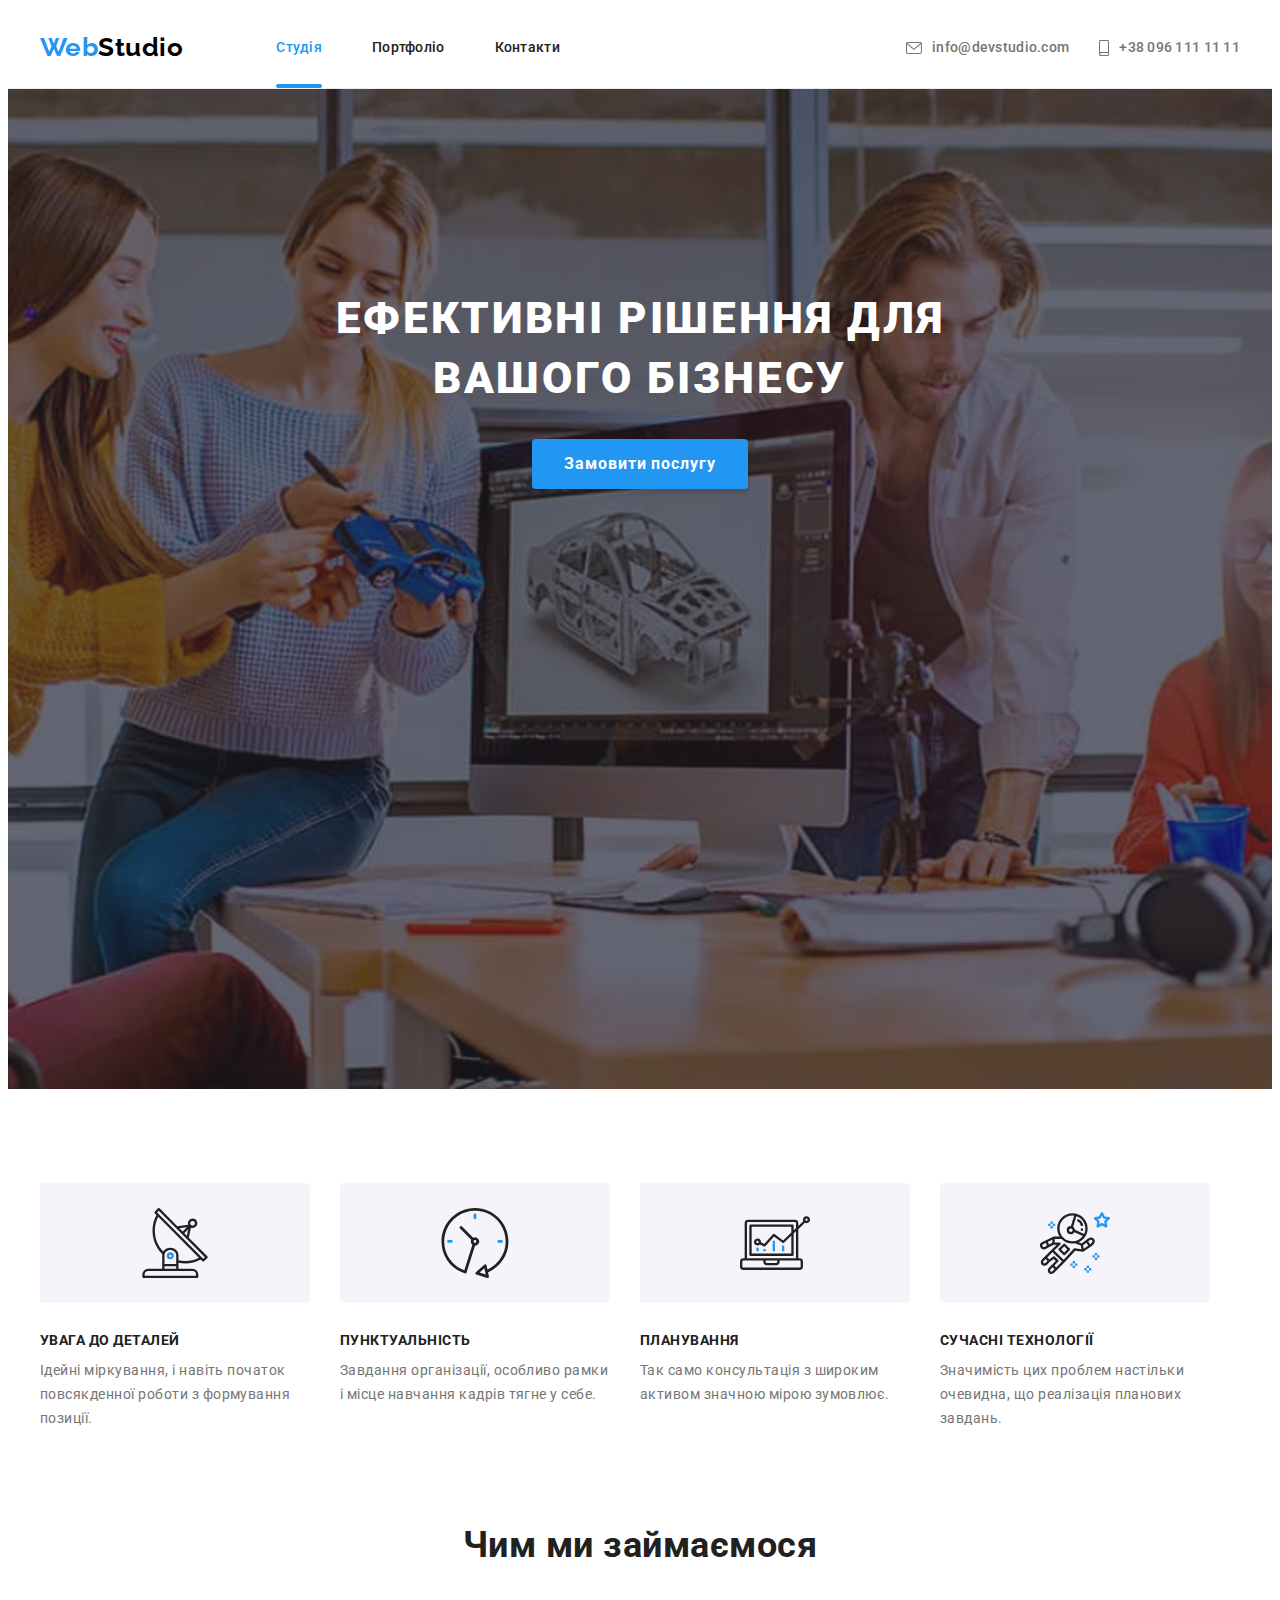
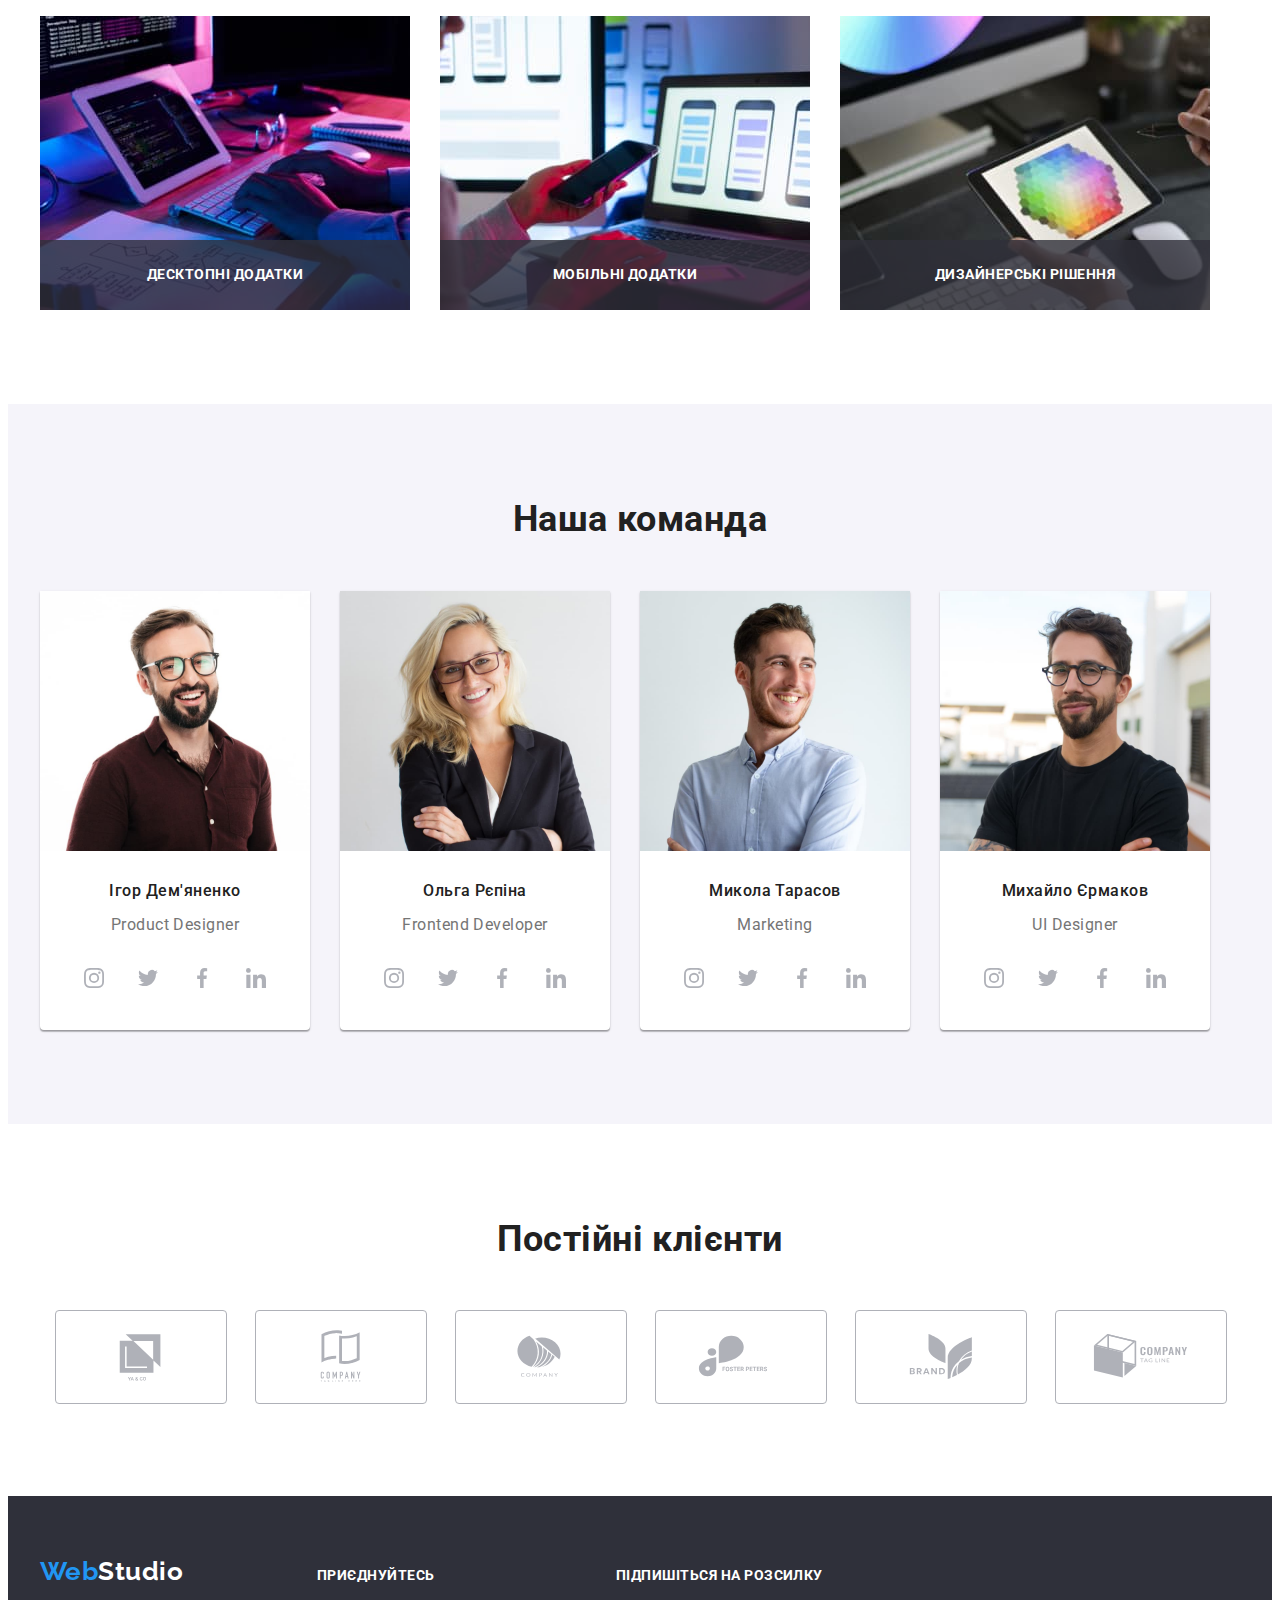
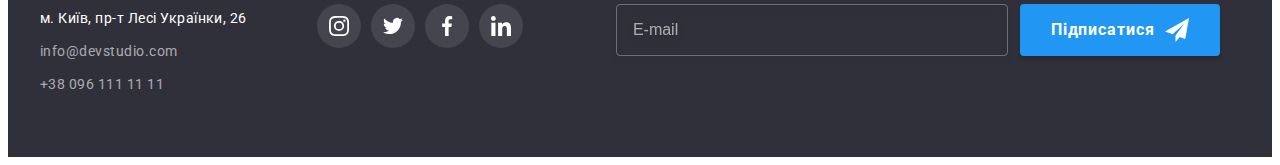
<file: index.html>
<!DOCTYPE html>
<html lang="uk">
  <head>
    <meta charset="UTF-8" />
    <meta http-equiv="X-UA-Compatible" content="IE=edge" />
    <meta name="viewport" content="width=device-width, initial-scale=1.0" />
    <title>Студія</title>
    <link rel="preconnect" href="https://fonts.googleapis.com" />
    <link rel="preconnect" href="https://fonts.gstatic.com" crossorigin />
    <link
      href="https://fonts.googleapis.com/css2?family=Raleway:wght@700&family=Roboto:wght@400;500;700;900&display=swap"
      rel="stylesheet"
    />
    <link
      rel="stylesheet"
      href="https://cdnjs.cloudflare.com/ajax/libs/modern-normalize/1.1.0/modern-normalize.min.css"
      integrity="sha512-wpPYUAdjBVSE4KJnH1VR1HeZfpl1ub8YT/NKx4PuQ5NmX2tKuGu6U/JRp5y+Y8XG2tV+wKQpNHVUX03MfMFn9Q=="
      crossorigin="anonymous"
      referrerpolicy="no-referrer"
    />
    <link rel="stylesheet" href="./css/styles.css" />
  </head>
  <body>
    <!-- Шапка сайта -->
    <header class="header">
      <div class="container main-nav">
        <nav class="header-nav">
          <a href="/" class="logo"><span>Web</span>Studio</a>
          <ul class="nav-list list">
            <li class="item">
              <a href="./index.html" class="link current">Студія</a>
            </li>
            <li class="item">
              <a href="./portfolio.html" class="link">Портфоліо</a>
            </li>
            <li class="item"><a href="#" class="link">Контакти</a></li>
          </ul>
        </nav>
        <ul class="header-contacts list">
          <li class="contacts-item">
            <a href="mailto:info@devstudio.com" class="link">
              <svg class="contacts-icon" width="16" height="12">
                <use href="./images/icons.svg#envelope"></use>
              </svg>
              info@devstudio.com</a
            >
          </li>
          <li class="contacts-item">
            <a href="tel:+380961111111" class="link">
              <svg class="contacts-icon" width="10" height="16">
                <use href="./images/icons.svg#smartphone"></use>
              </svg>
              +38 096 111 11 11</a
            >
          </li>
        </ul>
      </div>
    </header>

    <main>
      <!-- Герой -->
      <section class="hero">
        <div class="container">
          <h1 class="hero-title">
            Ефективні рішення для<br />
            вашого бізнесу
          </h1>
          <button data-modal-open class="hero-button button" type="button">Замовити послугу</button>
        </div>
      </section>
      <!-- Особливості -->
      <section class="feature section">
        <div class="container">
          <h2 class="visually-hidden">Особливості</h2>
          <ul class="feature-list list">
            <li class="feature-item">
              <div class="feature-icon">
                <svg class="feature-icon-antenna">
                  <use href="./images/icons.svg#antenna"></use>
                </svg>
              </div>
              <h3 class="title">УВАГА ДО ДЕТАЛЕЙ</h3>
              <p class="text">
                Ідейні міркування, і навіть початок повсякденної роботи з формування позиції.
              </p>
            </li>
            <li class="feature-item">
              <div class="feature-icon">
                <svg class="feature-icon-clock">
                  <use href="./images/icons.svg#clock"></use>
                </svg>
              </div>
              <h3 class="title">ПУНКТУАЛЬНІСТЬ</h3>
              <p class="text">
                Завдання організації, особливо рамки і місце навчання кадрів тягне у себе.
              </p>
            </li>
            <li class="feature-item">
              <div class="feature-icon">
                <svg class="feature-icon-diagram">
                  <use href="./images/icons.svg#diagram"></use>
                </svg>
              </div>
              <h3 class="title">ПЛАНУВАННЯ</h3>
              <p class="text">Так само консультація з широким активом значною мірою зумовлює.</p>
            </li>
            <li class="feature-item">
              <div class="feature-icon">
                <svg class="feature-icon-astronaut">
                  <use href="./images/icons.svg#astronaut"></use>
                </svg>
              </div>
              <h3 class="title">СУЧАСНІ ТЕХНОЛОГІЇ</h3>
              <p class="text">
                Значимість цих проблем настільки очевидна, що реалізація планових завдань.
              </p>
            </li>
          </ul>
        </div>
      </section>

      <!-- Чим ми займаємося -->
      <section class="examples section">
        <div class="container">
          <h2 class="section-title">Чим ми займаємося</h2>
          <ul class="examples-list list">
            <li class="examples-item">
              <img src="./images/desktop.jpg" alt="десктопні додатки" width="370" />
              <div class="product-name">
                <h3 class="product-title title">Десктопні додатки</h3>
              </div>
            </li>
            <li class="examples-item">
              <img src="./images/mobile.jpg" alt="мобільні додатки" width="370" />
              <div class="product-name">
                <h3 class="product-title title">Мобільні додатки</h3>
              </div>
            </li>
            <li class="examples-item">
              <img src="./images/design.jpg" alt="дизайнерські рішення" width="370" />
              <div class="product-name">
                <h3 class="product-title title">Дизайнерські рішення</h3>
              </div>
            </li>
          </ul>
        </div>
      </section>

      <!-- Наша команда -->
      <section class="teams section">
        <div class="container">
          <h2 class="section-title">Наша команда</h2>
          <ul class="teams-list list">
            <li class="teams-item">
              <img src="./images/designer.jpg" alt="Дизайнер продукту" width="270" />
              <div class="teams-content">
                <h3 class="title">Ігор Дем'яненко</h3>
                <p lang="en" class="text">Product Designer</p>
                <ul class="teams-soc-list list">
                  <li class="teams-soc-item">
                    <a class="teams-soc-link" href="#">
                      <svg class="teams-soc-icon" width="20" height="20">
                        <use href="./images/icons.svg#instagram"></use>
                      </svg>
                    </a>
                  </li>

                  <li class="teams-soc-item">
                    <a class="teams-soc-link" href="#">
                      <svg class="teams-soc-icon" width="20" height="20">
                        <use href="./images/icons.svg#twitter"></use>
                      </svg>
                    </a>
                  </li>

                  <li class="teams-soc-item">
                    <a class="teams-soc-link" href="#">
                      <svg class="teams-soc-icon" width="20" height="20">
                        <use href="./images/icons.svg#facebook"></use>
                      </svg>
                    </a>
                  </li>

                  <li class="teams-soc-item">
                    <a class="teams-soc-link" href="#">
                      <svg class="teams-soc-icon" width="20" height="20">
                        <use href="./images/icons.svg#linkedin"></use>
                      </svg>
                    </a>
                  </li>
                </ul>
              </div>
            </li>

            <li class="teams-item">
              <img src="./images/frontend.jpg" alt="Розробник інтерфейсу" width="270" />
              <div class="teams-content">
                <h3 class="title">Ольга Рєпіна</h3>
                <p lang="en" class="text">Frontend Developer</p>
                <ul class="teams-soc-list list">
                  <li class="teams-soc-item">
                    <a class="teams-soc-link" href="#">
                      <svg class="teams-soc-icon" width="20" height="20">
                        <use href="./images/icons.svg#instagram"></use>
                      </svg>
                    </a>
                  </li>

                  <li class="teams-soc-item">
                    <a class="teams-soc-link" href="#">
                      <svg class="teams-soc-icon" width="20" height="20">
                        <use href="./images/icons.svg#twitter"></use>
                      </svg>
                    </a>
                  </li>

                  <li class="teams-soc-item">
                    <a class="teams-soc-link" href="#">
                      <svg class="teams-soc-icon" width="20" height="20">
                        <use href="./images/icons.svg#facebook"></use>
                      </svg>
                    </a>
                  </li>

                  <li class="teams-soc-item">
                    <a class="teams-soc-link" href="#">
                      <svg class="teams-soc-icon" width="20" height="20">
                        <use href="./images/icons.svg#linkedin"></use>
                      </svg>
                    </a>
                  </li>
                </ul>
              </div>
            </li>

            <li class="teams-item">
              <img src="./images/marketing.jpg" alt="Маркетолог" width="270" />
              <div class="teams-content">
                <h3 class="title">Микола Тарасов</h3>
                <p lang="en" class="text">Marketing</p>
                <ul class="teams-soc-list list">
                  <li class="teams-soc-item">
                    <a class="teams-soc-link" href="#">
                      <svg class="teams-soc-icon" width="20" height="20">
                        <use href="./images/icons.svg#instagram"></use>
                      </svg>
                    </a>
                  </li>

                  <li class="teams-soc-item">
                    <a class="teams-soc-link" href="#">
                      <svg class="teams-soc-icon" width="20" height="20">
                        <use href="./images/icons.svg#twitter"></use>
                      </svg>
                    </a>
                  </li>

                  <li class="teams-soc-item">
                    <a class="teams-soc-link" href="#">
                      <svg class="teams-soc-icon" width="20" height="20">
                        <use href="./images/icons.svg#facebook"></use>
                      </svg>
                    </a>
                  </li>

                  <li class="teams-soc-item">
                    <a class="teams-soc-link" href="#">
                      <svg class="teams-soc-icon" width="20" height="20">
                        <use href="./images/icons.svg#linkedin"></use>
                      </svg>
                    </a>
                  </li>
                </ul>
              </div>
            </li>

            <li class="teams-item">
              <img src="./images/ui.jpg" alt="Дизайнер інтерфейсу" width="270" />
              <div class="teams-content">
                <h3 class="title">Михайло Єрмаков</h3>
                <p lang="en" class="text">UI Designer</p>
                <ul class="teams-soc-list list">
                  <li class="teams-soc-item">
                    <a class="teams-soc-link" href="#">
                      <svg class="teams-soc-icon" width="20" height="20">
                        <use href="./images/icons.svg#instagram"></use>
                      </svg>
                    </a>
                  </li>

                  <li class="teams-soc-item">
                    <a class="teams-soc-link" href="#">
                      <svg class="teams-soc-icon" width="20" height="20">
                        <use href="./images/icons.svg#twitter"></use>
                      </svg>
                    </a>
                  </li>

                  <li class="teams-soc-item">
                    <a class="teams-soc-link" href="#">
                      <svg class="teams-soc-icon" width="20" height="20">
                        <use href="./images/icons.svg#facebook"></use>
                      </svg>
                    </a>
                  </li>

                  <li class="teams-soc-item">
                    <a class="teams-soc-link" href="#">
                      <svg class="teams-soc-icon" width="20" height="20">
                        <use href="./images/icons.svg#linkedin"></use>
                      </svg>
                    </a>
                  </li>
                </ul>
              </div>
            </li>
          </ul>
        </div>
      </section>

      <!-- Постійні клієнти -->
      <section class="client section">
        <div class="container">
          <h2 class="client-title section-title">Постійні клієнти</h2>
          <ul class="client-list list">
            <li class="client-item">
              <a href="#" class="client-link"
                ><svg class="client-icon" width="106" height="60">
                  <use href="./images/icons.svg#logo-1"></use></svg
              ></a>
            </li>

            <li class="client-item">
              <a href="#" class="client-link"
                ><svg class="client-icon" width="106" height="60">
                  <use href="./images/icons.svg#logo-2"></use></svg
              ></a>
            </li>

            <li class="client-item">
              <a href="#" class="client-link"
                ><svg class="client-icon" width="106" height="60">
                  <use href="./images/icons.svg#logo-3"></use></svg
              ></a>
            </li>

            <li class="client-item">
              <a href="#" class="client-link"
                ><svg class="client-icon" width="106" height="60">
                  <use href="./images/icons.svg#logo-4"></use></svg
              ></a>
            </li>

            <li class="client-item">
              <a href="#" class="client-link"
                ><svg class="client-icon" width="106" height="60">
                  <use href="./images/icons.svg#logo-5"></use></svg
              ></a>
            </li>

            <li class="client-item">
              <a href="#" class="client-link"
                ><svg class="client-icon" width="106" height="60">
                  <use href="./images/icons.svg#logo-6"></use></svg
              ></a>
            </li>
          </ul>
        </div>
      </section>
    </main>

    <!-- Футер -->
    <footer class="footer">
      <div class="footer-container container">
        <div class="footer-box">
          <a href="/" class="logo"><span>Web</span>Studio</a>
          <address class="footer-address">
            <ul class="footer-list list">
              <li class="footer-item">
                <a href="https://goo.gl/maps/1QhM3WFyMhCo5uu47" class="link address">
                  м. Київ, пр-т Лесі Українки, 26
                </a>
              </li>
              <li class="footer-item">
                <a href="mailto:info@devstudio.com" class="link"> info@devstudio.com </a>
              </li>
              <li class="footer-item phone">
                <a href="tel:+380961111111" class="link"> +38 096 111 11 11 </a>
              </li>
            </ul>
          </address>
        </div>

        <div class="footer-wrap">
          <p class="footer-text">приєднуйтесь</p>
          <ul class="footer-soc-list list">
            <li class="footer-soc-item">
              <a href="#" class="footer-soc-link">
                <svg class="footer-soc-icon" width="20" height="20">
                  <use href="./images/icons.svg#instagram"></use>
                </svg>
              </a>
            </li>
            <li class="footer-soc-item">
              <a href="#" class="footer-soc-link">
                <svg class="footer-soc-icon" width="20" height="20">
                  <use href="./images/icons.svg#twitter"></use>
                </svg>
              </a>
            </li>
            <li class="footer-soc-item">
              <a href="#" class="footer-soc-link">
                <svg class="footer-soc-icon" width="20" height="20">
                  <use href="./images/icons.svg#facebook"></use>
                </svg>
              </a>
            </li>
            <li class="footer-soc-item">
              <a href="#" class="footer-soc-link">
                <svg class="footer-soc-icon" width="20" height="20">
                  <use href="./images/icons.svg#linkedin"></use>
                </svg>
              </a>
            </li>
          </ul>
        </div>

        <div class="footer-push">
          <p class="footer-title-push">Підпишіться на розсилку</p>
          <form class="footer-form">
            <label class="footer-label">
              <input class="footer-input" type="email" name="email" placeholder="E-mail" />
            </label>
            <button class="footer-push-btn button" type="submit">
              Підписатися
              <svg class="push-icon" width="24" height="24">
                <use href="./images/icons.svg#send"></use>
              </svg>
            </button>
          </form>
        </div>
      </div>
    </footer>

    <!-- Модальне вікно -->
    <div class="backdrop is-hidden" data-modal>
      <div class="modal">
        <button data-modal-close class="close-button" type="button">
          <svg class="close-icon" width="11" height="11">
            <use href="./images/icons.svg#vector"></use>
          </svg>
        </button>
        <p class="modal-title">Залиште свої дані, ми вам передзвонимо</p>
        <form class="modal-form" autocomplete="on">
          <label class="modal-label">
            <span class="modal-text">Ім'я</span>
            <span class="modal-wrapper">
              <input type="text" class="modal-input" name="username" required />
              <svg class="modal-icon" width="18" height="18">
                <use href="./images/icons.svg#person"></use>
              </svg>
            </span>
          </label>
          <label class="modal-label">
            <span class="modal-text">Телефон</span>
            <span class="modal-wrapper">
              <input type="tel" class="modal-input" name="phone_number" required />
              <svg class="modal-icon" width="18" height="18">
                <use href="./images/icons.svg#phone"></use>
              </svg>
            </span>
          </label>
          <label class="modal-label">
            <span class="modal-text">Пошта</span>
            <span class="modal-wrapper">
              <input type="email" class="modal-input" name="email" required />
              <svg class="modal-icon" width="18" height="18">
                <use href="./images/icons.svg#email"></use>
              </svg>
            </span>
          </label>
          <label class="modal-label">
            <span class="modal-text">Коментар</span>
            <textarea name="comment" class="modal-comment" placeholder="Введіть текст"></textarea>
          </label>

          <label class="modal-checkbox">
            <input class="checkbox visually-hidden" type="checkbox" name="agreement" />
            <svg class="checkbox-icon" width="16" height="15">
              <use href="./images/icons.svg#check"></use>
            </svg>
            <span class="checkbox-text">Погоджуюся з розсилкою та приймаю</span>
            <a href="#" class="checkbox-link">Умови договору</a>
          </label>
          <button type="submit" class="send-button button">Відправити</button>
        </form>
      </div>
    </div>

    <script src="./js/modal.js"></script>
  </body>
</html>
</file>
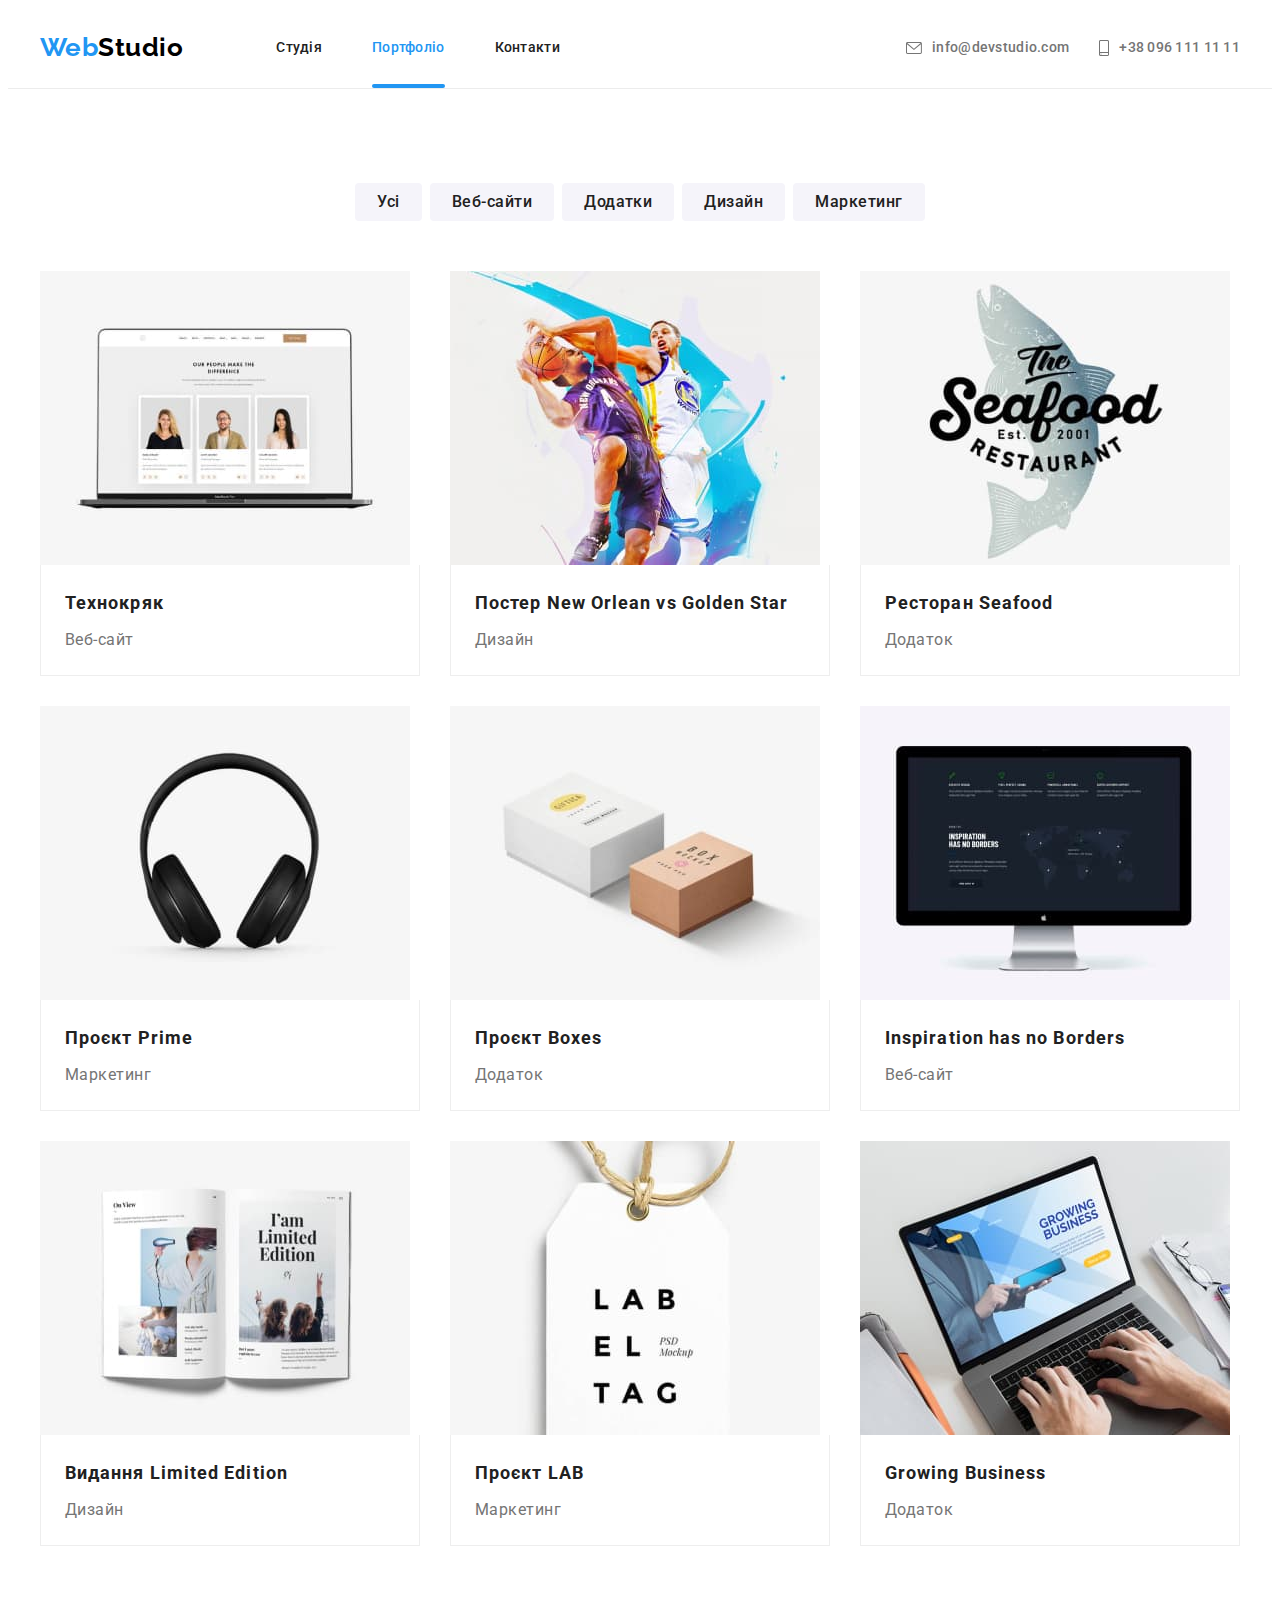
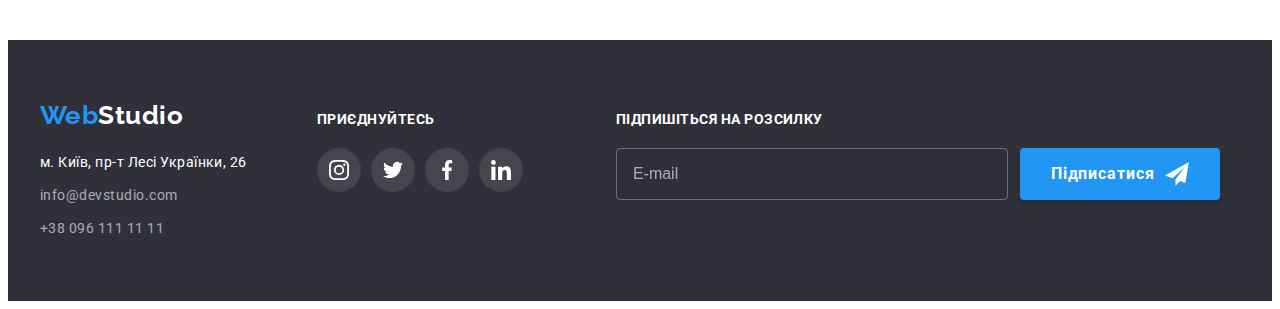
<file: portfolio.html>
<!DOCTYPE html>
<html lang="uk">
  <head>
    <meta charset="UTF-8" />
    <meta http-equiv="X-UA-Compatible" content="IE=edge" />
    <meta name="viewport" content="width=device-width, initial-scale=1.0" />
    <title>Портфоліо</title>
    <link rel="preconnect" href="https://fonts.googleapis.com" />
    <link rel="preconnect" href="https://fonts.gstatic.com" crossorigin />
    <link
      href="https://fonts.googleapis.com/css2?family=Raleway:wght@700&family=Roboto:wght@400;500;700;900&display=swap"
      rel="stylesheet"
    />
    <link
      rel="stylesheet"
      href="https://cdnjs.cloudflare.com/ajax/libs/modern-normalize/1.1.0/modern-normalize.min.css"
      integrity="sha512-wpPYUAdjBVSE4KJnH1VR1HeZfpl1ub8YT/NKx4PuQ5NmX2tKuGu6U/JRp5y+Y8XG2tV+wKQpNHVUX03MfMFn9Q=="
      crossorigin="anonymous"
      referrerpolicy="no-referrer"
    />
    <link rel="stylesheet" href="./css/styles.css" />
  </head>
  <body>
    <!-- Шапка сайта -->
    <header class="header">
      <div class="container main-nav">
        <nav class="header-nav">
          <a href="/" class="logo"><span>Web</span>Studio</a>
          <ul class="nav-list list">
            <li class="item">
              <a href="./index.html" class="link">Студія</a>
            </li>
            <li class="item">
              <a href="./portfolio.html" class="link current">Портфоліо</a>
            </li>
            <li class="item"><a href="#" class="link">Контакти</a></li>
          </ul>
        </nav>
        <ul class="header-contacts list">
          <li class="contacts-item">
            <a href="mailto:info@devstudio.com" class="link">
              <svg class="contacts-icon" width="16" height="12">
                <use href="./images/icons.svg#envelope"></use>
              </svg>
              info@devstudio.com</a
            >
          </li>
          <li class="contacts-item">
            <a href="tel:+380961111111" class="link">
              <svg class="contacts-icon" width="10" height="16">
                <use href="./images/icons.svg#smartphone"></use>
              </svg>
              +38 096 111 11 11</a
            >
          </li>
        </ul>
      </div>
    </header>

    <main>
      <section class="portfolio section">
        <div class="container">
          <h1 class="visually-hidden">Наші роботи</h1>
          <ul class="portfolio-list-button list">
            <li class="button-item">
              <button class="button" type="button">Усі</button>
            </li>
            <li class="button-item">
              <button class="button" type="button">Веб-сайти</button>
            </li>
            <li class="button-item">
              <button class="button" type="button">Додатки</button>
            </li>
            <li class="button-item">
              <button class="button" type="button">Дизайн</button>
            </li>
            <li class="button-item">
              <button class="button" type="button">Маркетинг</button>
            </li>
          </ul>
          <ul class="portfolio-list list">
            <li class="portfolio-item">
              <a href="#" class="portfolio-link link">
                <div class="portfolio-div">
                  <img
                    src="./images/technocrack.jpg"
                    alt="Технокряк"
                    width="370"
                  />
                  <div class="portfolio-overlay">
                    <p class="overlay-text">
                      Ресурс пропонує комплексні пропозиції з різним рівнем
                      функціоналу та сервісів. Все це дозволить відвідувачу
                      отримати вичерпні відомості про компанію чи приватну
                      особу.
                    </p>
                  </div>
                </div>
                <div class="portfolio-border">
                  <h2 class="title">Технокряк</h2>
                  <p class="paragraph">Веб-сайт</p>
                </div>
              </a>
            </li>
            <li class="portfolio-item">
              <a href="#" class="portfolio-link link">
                <div class="portfolio-div">
                  <img src="./images/poster.jpg" alt="Постер" width="370" />
                  <div class="portfolio-overlay">
                    <p class="overlay-text">
                      Ресурс пропонує комплексні пропозиції з різним рівнем
                      функціоналу та сервісів. Все це дозволить відвідувачу
                      отримати вичерпні відомості про компанію чи приватну
                      особу.
                    </p>
                  </div>
                </div>
                <div class="portfolio-border">
                  <h2 class="title">Постер New Orlean vs Golden Star</h2>
                  <p class="paragraph">Дизайн</p>
                </div></a
              >
            </li>
            <li class="portfolio-item">
              <a href="#" class="portfolio-link link">
                <div class="portfolio-div">
                  <img
                    src="./images/restaurant.jpg"
                    alt="Ресторан"
                    width="370"
                  />
                  <div class="portfolio-overlay">
                    <p class="overlay-text">
                      Ресурс пропонує комплексні пропозиції з різним рівнем
                      функціоналу та сервісів. Все це дозволить відвідувачу
                      отримати вичерпні відомості про компанію чи приватну
                      особу.
                    </p>
                  </div>
                </div>
                <div class="portfolio-border">
                  <h2 class="title">Ресторан Seafood</h2>
                  <p class="paragraph">Додаток</p>
                </div></a
              >
            </li>
            <li class="portfolio-item">
              <a href="#" class="portfolio-link link">
                <div class="portfolio-div">
                  <img
                    src="./images/prime.jpg"
                    alt="Проєкт Prime"
                    width="370"
                  />
                  <div class="portfolio-overlay">
                    <p class="overlay-text">
                      Ресурс пропонує комплексні пропозиції з різним рівнем
                      функціоналу та сервісів. Все це дозволить відвідувачу
                      отримати вичерпні відомості про компанію чи приватну
                      особу.
                    </p>
                  </div>
                </div>
                <div class="portfolio-border">
                  <h2 class="title">Проєкт Prime</h2>
                  <p class="paragraph">Маркетинг</p>
                </div></a
              >
            </li>
            <li class="portfolio-item">
              <a href="#" class="portfolio-link link">
                <div class="portfolio-div">
                  <img
                    src="./images/boxes.jpg"
                    alt="Проєкт Boxes"
                    width="370"
                  />
                  <div class="portfolio-overlay">
                    <p class="overlay-text">
                      Ресурс пропонує комплексні пропозиції з різним рівнем
                      функціоналу та сервісів. Все це дозволить відвідувачу
                      отримати вичерпні відомості про компанію чи приватну
                      особу.
                    </p>
                  </div>
                </div>
                <div class="portfolio-border">
                  <h2 class="title">Проєкт Boxes</h2>
                  <p class="paragraph">Додаток</p>
                </div></a
              >
            </li>
            <li class="portfolio-item">
              <a href="#" class="portfolio-link link">
                <div class="portfolio-div">
                  <img src="./images/borders.jpg" alt="Веб-сайт" width="370" />
                  <div class="portfolio-overlay">
                    <p class="overlay-text">
                      Ресурс пропонує комплексні пропозиції з різним рівнем
                      функціоналу та сервісів. Все це дозволить відвідувачу
                      отримати вичерпні відомості про компанію чи приватну
                      особу.
                    </p>
                  </div>
                </div>
                <div class="portfolio-border">
                  <h2 class="title">Inspiration has no Borders</h2>
                  <p class="paragraph">Веб-сайт</p>
                </div></a
              >
            </li>
            <li class="portfolio-item">
              <a href="#" class="portfolio-link link">
                <div class="portfolio-div">
                  <img src="./images/edition.jpg" alt="Видання" width="370" />
                  <div class="portfolio-overlay">
                    <p class="overlay-text">
                      Ресурс пропонує комплексні пропозиції з різним рівнем
                      функціоналу та сервісів. Все це дозволить відвідувачу
                      отримати вичерпні відомості про компанію чи приватну
                      особу.
                    </p>
                  </div>
                </div>
                <div class="portfolio-border">
                  <h2 class="title">Видання Limited Edition</h2>
                  <p class="paragraph">Дизайн</p>
                </div></a
              >
            </li>
            <li class="portfolio-item">
              <a href="#" class="portfolio-link link">
                <div class="portfolio-div">
                  <img src="./images/lab.jpg" alt="Проєкт LAB" width="370" />
                  <div class="portfolio-overlay">
                    <p class="overlay-text">
                      Ресурс пропонує комплексні пропозиції з різним рівнем
                      функціоналу та сервісів. Все це дозволить відвідувачу
                      отримати вичерпні відомості про компанію чи приватну
                      особу.
                    </p>
                  </div>
                </div>
                <div class="portfolio-border">
                  <h2 class="title">Проєкт LAB</h2>
                  <p class="paragraph">Маркетинг</p>
                </div>
              </a>
            </li>
            <li class="portfolio-item">
              <a href="#" class="portfolio-link link">
                <div class="portfolio-div">
                  <img
                    src="./images/business.jpg"
                    alt="Growing Business"
                    width="370"
                  />
                  <div class="portfolio-overlay">
                    <p class="overlay-text">
                      Ресурс пропонує комплексні пропозиції з різним рівнем
                      функціоналу та сервісів. Все це дозволить відвідувачу
                      отримати вичерпні відомості про компанію чи приватну
                      особу.
                    </p>
                  </div>
                </div>
                <div class="portfolio-border">
                  <h2 class="title">Growing Business</h2>
                  <p class="paragraph">Додаток</p>
                </div>
              </a>
            </li>
          </ul>
        </div>
      </section>
    </main>

    <!-- Футер -->
    <footer class="footer">
      <div class="footer-container container">
        <div class="footer-box">
          <a href="/" class="logo"><span>Web</span>Studio</a>
          <address class="footer-address">
            <ul class="footer-list list">
              <li class="footer-item">
                <a
                  href="https://goo.gl/maps/1QhM3WFyMhCo5uu47"
                  class="link address"
                >
                  м. Київ, пр-т Лесі Українки, 26
                </a>
              </li>
              <li class="footer-item">
                <a href="mailto:info@devstudio.com" class="link">
                  info@devstudio.com
                </a>
              </li>
              <li class="footer-item phone">
                <a href="tel:+380961111111" class="link"> +38 096 111 11 11 </a>
              </li>
            </ul>
          </address>
        </div>

        <div class="footer-wrap">
          <p class="footer-text">приєднуйтесь</p>
          <ul class="footer-soc-list list">
            <li class="footer-soc-item">
              <a href="#" class="footer-soc-link">
                <svg class="footer-soc-icon" width="20" height="20">
                  <use href="./images/icons.svg#instagram"></use>
                </svg>
              </a>
            </li>
            <li class="footer-soc-item">
              <a href="#" class="footer-soc-link">
                <svg class="footer-soc-icon" width="20" height="20">
                  <use href="./images/icons.svg#twitter"></use>
                </svg>
              </a>
            </li>
            <li class="footer-soc-item">
              <a href="#" class="footer-soc-link">
                <svg class="footer-soc-icon" width="20" height="20">
                  <use href="./images/icons.svg#facebook"></use>
                </svg>
              </a>
            </li>
            <li class="footer-soc-item">
              <a href="#" class="footer-soc-link">
                <svg class="footer-soc-icon" width="20" height="20">
                  <use href="./images/icons.svg#linkedin"></use>
                </svg>
              </a>
            </li>
          </ul>
        </div>

        <div class="footer-push">
          <p class="footer-title-push">Підпишіться на розсилку</p>
          <form class="footer-form">
            <label class="footer-label">
              <input
                class="footer-input"
                type="email"
                name="email"
                placeholder="E-mail"
              />
            </label>
            <button class="footer-push-btn button" type="submit">
              Підписатися
              <svg class="push-icon" width="24" height="24">
                <use href="./images/icons.svg#send"></use>
              </svg>
            </button>
          </form>
        </div>
      </div>
    </footer>
  </body>
</html>
</file>
<file: css/styles.css>
:root {
  --primary-text-color: #757575;
  --secondary-text-color: #000000;
  --title-color: #212121;
  --white-color: #ffffff;
  --accent-color: #2196f3;
  --secondary-background-color: #2f303a;
  --overlay-background-color: rgba(33, 150, 243, 0.9);
  --modal-button-background-color: #188ce8;
  --paragraph-footer-color: #ffffff99;
  --section-background-teams-color: #f5f4fa;
  --border-hero-color: #ececec;
  --border-color: #eeeeee;
  --icon-color: #afb1b8;
  --hero-background-rgba: rgba(47, 48, 58, 0.4);
  --product-background-rgba: rgba(47, 48, 58, 0.8);
  --modal-background-rgba: rgba(0, 0, 0, 0.2);
  --box-shadow-hero-button: rgba(0, 0, 0, 0.15);
  --box-shadow-teams-item: 0px 1px 3px rgba(0, 0, 0, 0.12), 0px 1px 1px rgba(0, 0, 0, 0.14),
    0px 2px 1px rgba(0, 0, 0, 0.2);
  --box-shadow-portfolio-button: 0px 3px 1px rgba(0, 0, 0, 0.1), 0px 1px 2px rgba(0, 0, 0, 0.08),
    0px 2px 2px rgba(0, 0, 0, 0.12);
  --box-shadow-portfolio-link: 0px 1px 1px rgba(0, 0, 0, 0.12), 0px 4px 4px rgba(0, 0, 0, 0.06),
    1px 4px 6px rgba(0, 0, 0, 0.16);
  --box-shadow-modal: 0px 1px 3px rgba(0, 0, 0, 0.12), 0px 1px 1px rgba(0, 0, 0, 0.14),
    0px 2px 1px rgba(0, 0, 0, 0.2);
  --box-shadow-form-button: 0px 4px 4px rgba(0, 0, 0, 0.15);
  --primary-font-family: 'Roboto';
  --logo-font-family: 'Raleway';
  --timing-function: cubic-bezier(0.4, 0, 0.2, 1);
}

/* ---------------- utilities ---------------- */
h1,
h2,
h3,
h4,
h5,
h6,
p {
  margin: 0;
}

ul {
  margin: 0;
  padding: 0;
}

body {
  background-color: var(--white-color);
  color: var(--primary-text-color);
  font-family: var(--primary-font-family), sans-serif;
  letter-spacing: 0.03em;
}

img {
  display: block;
  max-width: 100%;
  height: auto;
}

/* ---------------- container ---------------- */

.container {
  width: 1200px;
  padding-left: 15px;
  padding-right: 15px;
  margin: 0 auto;
  /* outline: 2px solid tomato; */
}

/* ---------------- link  ---------------- */

.link:hover,
.link:focus {
  color: var(--accent-color);
}

/* ---------------- list  ---------------- */
.list {
  list-style: none;
}

/* ---------------- button ---------------- */
.button {
  border-radius: 4px;
  padding: 6px 22px;
  border: 0;

  font-family: inherit;
  color: var(--white-color);
  background-color: var(--accent-color);
  font-weight: 700;
  font-size: 16px;
  line-height: 1.88;
  letter-spacing: 0.06em;
  text-decoration: none;
  cursor: pointer;
  text-align: center;

  transition: color 250ms var(--timing-function);
}

.button:hover,
.button:focus {
  color: var(--accent-color);
}

/* ---------------- visually-hidden ---------------- */

.visually-hidden {
  position: absolute;
  width: 1px;
  height: 1px;
  margin: -1px;
  border: 0;
  padding: 0;
  white-space: nowrap;
  clip-path: inset(100%);
  clip: rect(0 0 0 0);
  overflow: hidden;
}

/* ---------------- header ---------------- */

.header {
  border-bottom: 1px solid var(--border-hero-color);
}

.main-nav,
.header-nav {
  display: flex;
  align-items: center;
}

.nav-list {
  margin-left: 93px;
  display: flex;
  gap: 50px;
}

.nav-list .link {
  display: block;
  padding-top: 32px;
  padding-bottom: 32px;

  position: relative;
  transition: color 250ms var(--timing-function);
}

.nav-list .current::after {
  content: '';

  position: absolute;
  left: 0;
  bottom: 0;

  display: block;
  width: 100%;
  height: 4px;
  background-color: var(--accent-color);
  border-radius: 2px;
}

.header-contacts.list {
  margin-left: auto;
  display: flex;
  gap: 30px;
}

.header-contacts .link {
  display: flex;
  align-items: center;

  color: var(--primary-text-color);
  font-weight: 500;
  font-size: 14px;
  line-height: 1.14;
  letter-spacing: 0.02em;
  text-decoration: none;

  transition: color 250ms var(--timing-function);
}

.header-contacts .link:hover,
.header-contacts .link:focus {
  color: var(--accent-color);
}

.contacts-icon {
  margin-right: 10px;
  fill: currentColor;
}

/* ---------------- logo ---------------- */
.logo {
  color: var(--secondary-text-color);
  font-family: var(--logo-font-family), sans-serif;
  font-weight: 700;
  font-size: 26px;
  line-height: 1.2;
  text-decoration: none;
}

.logo > span {
  color: var(--accent-color);
}

/* ---------------- nav-list ---------------- */
.nav-list .link {
  color: var(--title-color);
  font-weight: 500;
  font-size: 14px;
  line-height: 1.14;
  letter-spacing: 0.02em;
  text-decoration: none;

  transition: color 250ms var(--timing-function);
}

.nav-list .link:hover,
.nav-list .link:focus,
.nav-list .link.current {
  color: var(--accent-color);
}

/* ---------------- hero ---------------- */
.hero {
  padding-top: 200px;
  padding-bottom: 200px;
  background-color: rgba(47, 48, 58, 0.4);
  text-align: center;
  margin-right: auto;
  margin-left: auto;

  height: 600px;
  max-width: 1600px;
  background-image: linear-gradient(
      to right,
      var(--hero-background-rgba),
      var(--hero-background-rgba)
    ),
    url(../images/hero.jpg);
  background-repeat: no-repeat;
  background-position: center;
  background-size: cover;
}

.hero-title {
  margin-bottom: 30px;

  color: var(--white-color);
  font-weight: 900;
  font-size: 44px;
  line-height: 1.36;
  letter-spacing: 0.06em;
  text-transform: uppercase;
}

.hero-button {
  padding: 10px 32px;
  min-width: 216px;

  box-shadow: 0px 4px 4px var(--box-shadow-hero-button);
  border-radius: 4px;
  transition: background 250ms var(--timing-function);
}

.hero-button:hover,
.hero-button:focus {
  background-color: var(--white-color);
}

/* ---------------- section ---------------- */
.section {
  padding-top: 94px;
  padding-bottom: 94px;
}

.section-title {
  color: var(--title-color);
  font-size: 36px;
  line-height: 1.17;
  text-align: center;
}

.section .title {
  color: var(--title-color);
  font-size: 14px;
  line-height: 1.14;
}

/* ---------------- feature ---------------- */
.feature {
  display: flex;
}

.feature .section {
  padding-top: 0;
}

.feature-list {
  display: flex;
  gap: 30px;
}

.feature-list .title {
  margin-bottom: 10px;
}

.feature-item {
  width: 270px;
}

.feature-item .feature-icon {
  display: flex;
  margin-bottom: 30px;
  align-items: center;
  justify-content: center;

  height: 120px;
  border-radius: 4px;
  background: var(--section-background-teams-color);
}

.feature-icon-antenna,
.feature-icon-clock,
.feature-icon-diagram,
.feature-icon-astronaut {
  width: 70px;
  height: 70px;
}

.feature-list .text {
  font-size: 14px;
  line-height: 1.7;
}

/* ---------------- examples ---------------- */

.examples {
  padding-top: 0;
}

.examples-list {
  display: flex;
}

.examples-item {
  position: relative;
}

.examples-item:not(:last-child) {
  margin-right: 30px;
}

.examples .section-title {
  margin-bottom: 50px;
}

.examples .product-name {
  position: absolute;
  display: flex;
  align-items: center;
  justify-content: center;
  bottom: 0;
  left: 0;
  width: 100%;
  height: 70px;
  background-color: var(--product-background-rgba);
}

.examples .product-title {
  color: var(--white-color);
  text-transform: uppercase;
}

/* ---------------- teams ---------------- */
.teams {
  background-color: var(--section-background-teams-color);
}

.teams .section-title {
  margin-bottom: 50px;
}

.teams-list {
  display: flex;
  gap: 30px;
}

.teams-item {
  box-shadow: var(--box-shadow-teams-item);
  border-radius: 0px 0px 4px 4px;
  background-color: var(--white-color);
}

.teams-content {
  padding-top: 30px;
  padding-bottom: 30px;
}

.teams .title {
  margin-bottom: 10px;

  color: var(--title-color);
  font-weight: 500;
  font-size: 16px;
  line-height: 1.2;
  text-align: center;
}

.teams .text {
  margin-bottom: 16px;

  font-size: 16px;
  line-height: 1.9;
  text-align: center;
}

.teams-soc-list {
  display: flex;
  justify-content: center;
  gap: 10px;
}

.teams-soc-item {
  width: 44px;
  height: 44px;
}

.teams-soc-link {
  display: flex;
  align-items: center;
  justify-content: center;

  width: 100%;
  height: 100%;
  border-radius: 50%;
  color: var(--icon-color);

  transition: color 250ms var(--timing-function), background 250ms var(--timing-function);
}

.teams-soc-icon {
  fill: currentColor;
}

.teams-soc-link:hover,
.teams-soc-link:focus {
  background-color: var(--accent-color);
  color: var(--white-color);
}

/* ---------------- client ---------------- */

.client-title {
  margin-bottom: 50px;
}

.client-list {
  display: flex;
  justify-content: center;
  gap: 30px;
}

.client-item {
  width: 170px;
  height: 92px;
}

.client-link {
  display: flex;
  align-items: center;
  justify-content: center;
  border: 1px solid var(--icon-color);
  border-radius: 4px;

  width: 100%;
  height: 100%;
  color: var(--icon-color);
  transition: color 250ms var(--timing-function), border 250ms var(--timing-function);
}

.client-icon {
  fill: currentColor;
}

.client-link:hover,
.client-link:focus {
  color: var(--accent-color);
  border-color: var(--accent-color);
}

/* ---------------- footer ---------------- */
.footer {
  padding-top: 60px;
  padding-bottom: 60px;
  background-color: var(--secondary-background-color);
}

.footer-container {
  display: flex;
  align-items: baseline;
}

.footer-box {
  margin-right: 70px;
}

.footer .logo,
.footer .link.address {
  color: var(--white-color);
}

.footer .logo {
  display: inline-block;
  margin-bottom: 20px;
}

.footer-item {
  margin-bottom: 9px;
}

.footer-item:last-child {
  margin-bottom: 0;
}

.footer .link {
  color: var(--paragraph-footer-color);
  font-style: normal;
  font-weight: 400;
  font-size: 14px;
  line-height: 1.7;
  text-decoration: none;

  transition: color 250ms var(--timing-function);
}

.footer .link:hover,
.footer .link:focus {
  color: var(--accent-color);
}

.footer-text {
  margin-bottom: 20px;

  color: var(--white-color);
  font-weight: 700;
  font-size: 14px;
  line-height: 1.14;
  text-transform: uppercase;
}

.footer-soc-list {
  display: flex;
  gap: 10px;
}

.footer-soc-item {
  width: 44px;
  height: 44px;
}

.footer-soc-link {
  display: flex;
  align-items: center;
  justify-content: center;

  width: 100%;
  height: 100%;
  border-radius: 50%;
  color: var(--white-color);
  background: rgba(255, 255, 255, 0.1);

  transition: background 250ms var(--timing-function);
}

.footer-soc-icon {
  fill: currentColor;
}

.footer-soc-link:hover,
.footer-soc-link:focus {
  background-color: var(--accent-color);
}

.footer-push {
  margin-left: 93px;
}

.footer-title-push {
  margin-bottom: 20px;
  font-weight: 700;
  font-size: 14px;
  line-height: 1.14;
  text-transform: uppercase;
  color: var(--white-color);
}

.footer-form {
  display: flex;
}

.footer-label {
  margin-right: 12px;
}

.footer-input {
  width: 358px;
  padding: 15px 16px;
  border: 1px solid rgba(255, 255, 255, 0.3);
  filter: drop-shadow(0px 4px 4px rgba(0, 0, 0, 0.15));
  border-radius: 4px;
  background-color: transparent;
  transition: border-color 250ms var(--timing-function), outline 250ms var(--timing-function);
}

.footer-input::placeholder,
.footer-input {
  font-size: 16px;
  line-height: 1.25;
  color: rgba(255, 255, 255, 0.6);
}

.footer-input:focus {
  border-color: var(--accent-color);
  outline: var(--accent-color);
}

.footer-push-btn {
  min-width: 200px;
  display: flex;
  align-items: center;
  justify-content: center;
  padding: 10px 28px;
  box-shadow: var(--box-shadow-form-button);
  transition: background-color 250ms var(--timing-function);
}

.push-icon {
  margin-left: 10px;
}

.footer-push-btn:hover,
.footer-push-btn:focus {
  background-color: var(--modal-button-background-color);
  color: var(--white-color);
}

/* ---------------- Modal window ---------------- */

.backdrop {
  position: fixed;
  top: 0;
  left: 0;
  width: 100%;
  height: 100%;
  background-color: var(--modal-background-rgba);
  opacity: 1;
  transition: opacity 250ms var(--timing-function), visibility 250ms var(--timing-function);
}

.backdrop.is-hidden {
  visibility: hidden;
  opacity: 0;
  pointer-events: none;
}

.backdrop.is-hidden .modal {
  transform: translate(-50%, -50%) scale(1.2);
}

.modal {
  position: absolute;
  top: 50%;
  left: 50%;
  padding: 40px;
  min-width: 528px;
  min-height: 581px;
  background-color: var(--white-color);
  box-shadow: var(--box-shadow-modal);
  border-radius: 4px;
  opacity: 1;
  transform: translate(-50%, -50%) scale(1);
  transition: transform 250ms var(--timing-function), opacity 250ms var(--timing-function);
}

.close-button {
  position: absolute;
  top: 8px;
  right: 8px;
  display: flex;
  justify-content: center;
  align-items: center;
  width: 30px;
  height: 30px;
  border-radius: 50%;
  border: 1px solid rgba(0, 0, 0, 0.1);
  background-color: var(--white-color);
  cursor: pointer;
}

.close-button:hover,
.close-button:focus {
  color: var(--accent-color);
}

.close-icon {
  fill: currentColor;
}

.modal-title {
  font-weight: 700;
  font-size: 20px;
  line-height: 1.15;
  color: var(--title-color);
  text-align: center;
  margin-bottom: 12px;
}

.modal-label {
  position: relative;
  margin-bottom: 10px;
  display: block;
}

.modal-text {
  display: block;
  font-weight: 400;
  margin-bottom: 4px;
  font-size: 12px;
  line-height: 1.7;
  letter-spacing: 0.01em;
}

.modal-wrapper {
  position: relative;
  width: 100%;
}

.modal-input {
  width: 100%;
  height: 40px;
  font-size: 12px;
  padding-left: 42px;
  border: 1px solid rgba(33, 33, 33, 0.2);
  border-radius: 4px;
  outline: transparent;
  transition: border-color 250ms var(--timing-function);
}

.modal-input:focus {
  border-color: var(--accent-color);
}

.modal-icon {
  position: absolute;
  left: 12px;
  top: 50%;
  transform: translateY(-50%);
  transition: fill 250ms var(--timing-function);
}

.modal-input:focus + .modal-icon {
  fill: var(--accent-color);
}

.modal-comment {
  width: 100%;
  height: 120px;
  font-size: 12px;
  padding: 12px 16px;
  border: 1px solid rgba(33, 33, 33, 0.2);
  border-radius: 4px;
  outline: transparent;
  resize: none;
  transition: border-color 250ms var(--timing-function);
}

.modal-comment:focus {
  border-color: var(--accent-color);
}

.modal-label:nth-child(4) {
  margin-bottom: 20px;
}

.modal-checkbox {
  display: flex;
  align-items: center;
  justify-content: center;
  margin-bottom: 30px;
}

.checkbox-icon {
  display: inline-block;
  border: 2px solid var(--title-color);
  border-radius: 2px;
  margin-right: 7px;
  cursor: pointer;
  transition: background-color 250ms var(--timing-function),
    border-color 250ms var(--timing-function);
}

.checkbox:checked + .checkbox-icon {
  background-color: var(--accent-color);
  border-color: transparent;
}

.checkbox-text {
  font-size: 14px;
  line-height: 1.7;
  margin-right: 7px;
}

.checkbox-link {
  font-size: 14px;
  line-height: 1.7;
  color: var(--accent-color);
}

.modal .send-button {
  min-width: 200px;
  height: 50px;
  display: flex;
  justify-content: center;
  align-items: center;
  margin: 0 auto;
  padding: 10px 52px;
  box-shadow: var(--box-shadow-form-button);

  transition: background-color 250ms var(--timing-function);
}

.modal .send-button:hover,
.modal .send-button:focus {
  background-color: var(--modal-button-background-color);
  color: var(--white-color);
}

/* ---------------- portfolio.html ---------------- */

.portfolio-list-button {
  display: flex;
  justify-content: center;
  margin-bottom: 50px;
}

.portfolio .button-item:not(:last-child) {
  margin-right: 8px;
}

.portfolio .button {
  color: var(--title-color);
  background-color: var(--section-background-teams-color);
  font-weight: 500;
  font-size: 16px;
  line-height: 1.62;
  letter-spacing: 0.03em;
  border-color: transparent;
  transition: background 250ms var(--timing-function), color 250ms var(--timing-function),
    box-shadow 250ms var(--timing-function);
}

.portfolio .button:hover,
.portfolio .button:focus {
  box-shadow: var(--box-shadow-portfolio-button);
  border-radius: 4px;

  color: var(--white-color);
  background-color: var(--accent-color);
}

.portfolio-list {
  display: flex;
  flex-wrap: wrap;
  gap: 30px;
}

.portfolio-item {
  width: calc((100% - 60px) / 3);
}

.portfolio-link {
  display: block;
  text-decoration: none;

  transition: box-shadow 250ms var(--timing-function);
}

.portfolio-link:hover,
.portfolio-link:focus {
  box-shadow: var(--box-shadow-portfolio-link);
}

.portfolio-div {
  position: relative;
  overflow: hidden;
}

.portfolio-overlay {
  position: absolute;
  top: 0;
  left: 0;
  display: flex;
  justify-content: center;
  align-items: center;
  width: 100%;
  height: 100%;

  transform: translateY(100%);
  transition: transform 250ms var(--timing-function);

  background-color: var(--overlay-background-color);
}

.portfolio-link:hover .portfolio-overlay {
  transform: translateY(0);
}

.portfolio .overlay-text {
  padding: 63px 24px;
  font-size: 18px;
  line-height: 1.55;
  color: var(--white-color);
}

.portfolio-border {
  padding: 20px 24px;
  border-right: 1px solid var(--border-color);
  border-bottom: 1px solid var(--border-color);
  border-left: 1px solid var(--border-color);
}

.portfolio .title {
  margin-bottom: 4px;

  color: var(--title-color);
  font-size: 18px;
  line-height: 2;
  letter-spacing: 0.06em;
}

.portfolio .paragraph {
  color: var(--primary-text-color);
  font-size: 16px;
  line-height: 1.88;
}
</file>
